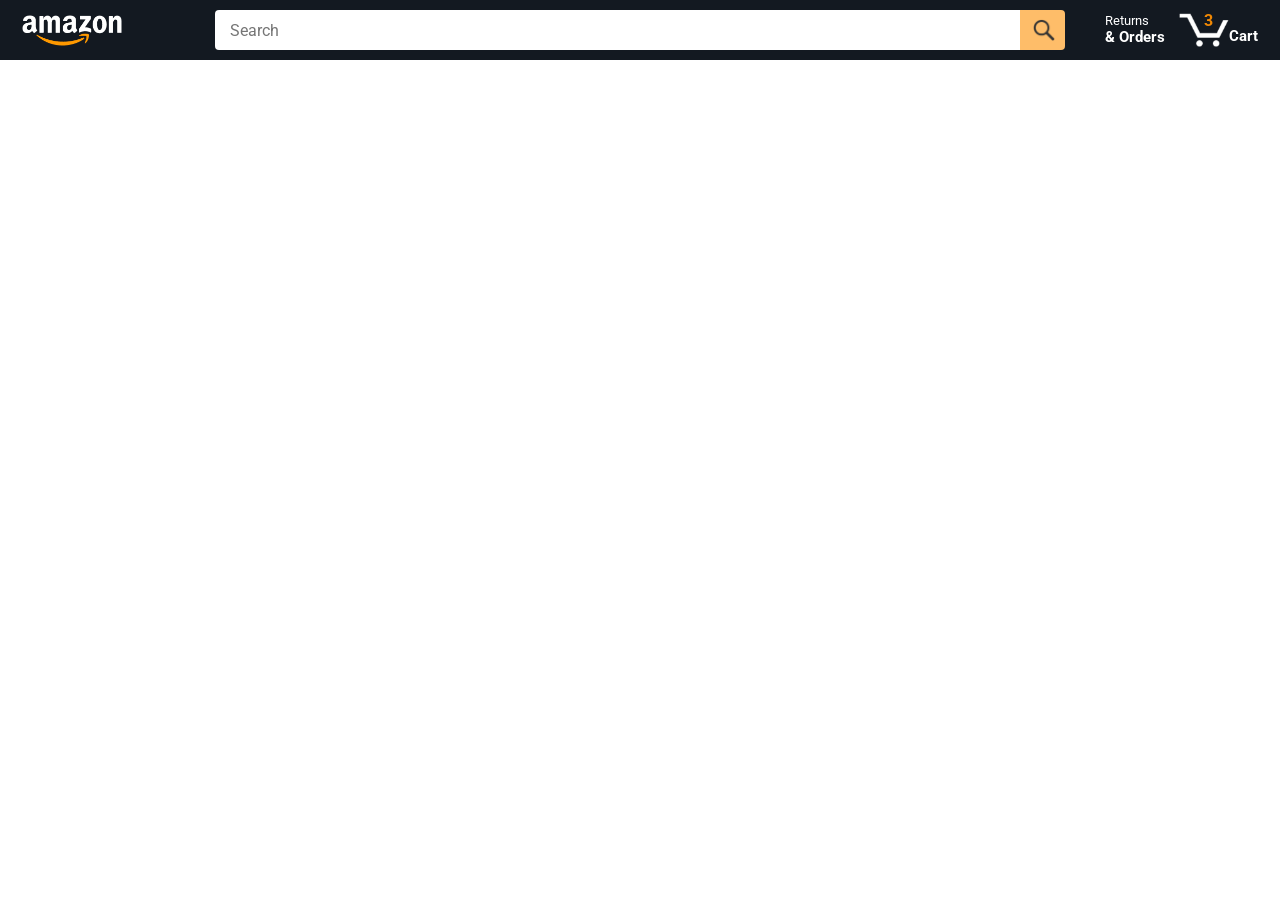
<file: index.html>
<!doctype html>
<html>
  <head>
    <title>Amazon Project</title>

    <!-- This code is needed for responsive design to work.
      (Responsive design = make the website look good on
      smaller screen sizes like a phone or a tablet). -->
    <meta name="viewport" content="width=device-width, initial-scale=1" />

    <!-- Load a font called Roboto from Google Fonts. -->
    <link rel="preconnect" href="https://fonts.googleapis.com" />
    <link rel="preconnect" href="https://fonts.gstatic.com" crossorigin />
    <link
      href="https://fonts.googleapis.com/css2?family=Roboto:wght@400;500;700&display=swap"
      rel="stylesheet"
    />

    <!-- Here are the CSS files for this page. -->
    <link rel="stylesheet" href="styles/shared/general.css" />
    <link rel="stylesheet" href="styles/shared/amazon-header.css" />
    <link rel="stylesheet" href="styles/pages/amazon.css" />
  </head>
  <body>
    <div class="amazon-header">
      <div class="amazon-header-left-section">
        <a href="amazon.html" class="header-link">
          <img class="amazon-logo" src="images/amazon-logo-white.png" />
          <img
            class="amazon-mobile-logo"
            src="images/amazon-mobile-logo-white.png"
          />
        </a>
      </div>

      <div class="amazon-header-middle-section">
        <input class="search-bar" type="text" placeholder="Search" />

        <button class="search-button">
          <img class="search-icon" src="images/icons/search-icon.png" />
        </button>
      </div>

      <div class="amazon-header-right-section">
        <a class="orders-link header-link" href="orders.html">
          <span class="returns-text">Returns</span>
          <span class="orders-text">& Orders</span>
        </a>

        <a class="cart-link header-link" href="checkout.html">
          <img class="cart-icon" src="images/icons/cart-icon.png" />
          <div class="cart-quantity js-cart-quantity"></div>
          <div class="cart-text">Cart</div>
        </a>
      </div>
    </div>

    <div class="main">
      <div class="products-grid js-products-grid"></div>
    </div>
    <!-- use the module tp load the cart let this file get variables out of other files -->
    <script type="module" src="scripts/amazon.js"></script>
  </body>
</html>
</file>
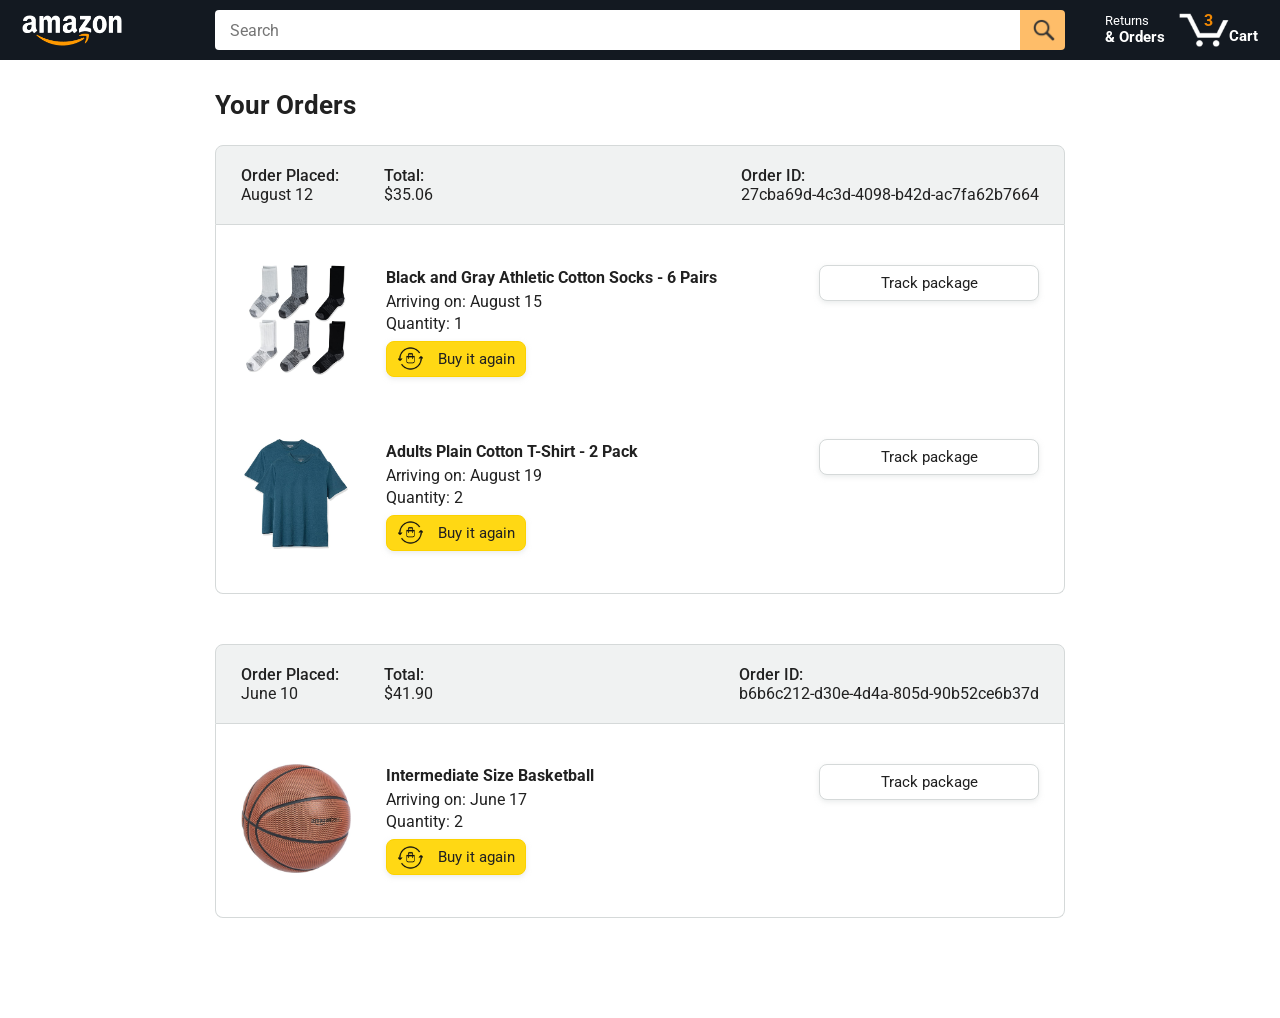
<file: orders.html>
<!doctype html>
<html>
  <head>
    <title>Orders</title>

    <!-- This code is needed for responsive design to work.
      (Responsive design = make the website look good on
      smaller screen sizes like a phone or a tablet). -->
    <meta name="viewport" content="width=device-width, initial-scale=1" />

    <!-- Load a font called Roboto from Google Fonts. -->
    <link rel="preconnect" href="https://fonts.googleapis.com" />
    <link rel="preconnect" href="https://fonts.gstatic.com" crossorigin />
    <link
      href="https://fonts.googleapis.com/css2?family=Roboto:wght@400;500;700&display=swap"
      rel="stylesheet"
    />

    <!-- Here are the CSS files for this page. -->
    <link rel="stylesheet" href="styles/shared/general.css" />
    <link rel="stylesheet" href="styles/shared/amazon-header.css" />
    <link rel="stylesheet" href="styles/pages/orders.css" />
  </head>
  <body>
    <div class="amazon-header">
      <div class="amazon-header-left-section">
        <a href="amazon.html" class="header-link">
          <img class="amazon-logo" src="images/amazon-logo-white.png" />
          <img
            class="amazon-mobile-logo"
            src="images/amazon-mobile-logo-white.png"
          />
        </a>
      </div>

      <div class="amazon-header-middle-section">
        <input class="search-bar" type="text" placeholder="Search" />

        <button class="search-button">
          <img class="search-icon" src="images/icons/search-icon.png" />
        </button>
      </div>

      <div class="amazon-header-right-section">
        <a class="orders-link header-link" href="orders.html">
          <span class="returns-text">Returns</span>
          <span class="orders-text">& Orders</span>
        </a>

        <a class="cart-link header-link" href="checkout.html">
          <img class="cart-icon" src="images/icons/cart-icon.png" />
          <div class="cart-quantity">3</div>
          <div class="cart-text">Cart</div>
        </a>
      </div>
    </div>

    <div class="main">
      <div class="page-title">Your Orders</div>

      <div class="orders-grid">
        <div class="order-container">
          <div class="order-header">
            <div class="order-header-left-section">
              <div class="order-date">
                <div class="order-header-label">Order Placed:</div>
                <div>August 12</div>
              </div>
              <div class="order-total">
                <div class="order-header-label">Total:</div>
                <div>$35.06</div>
              </div>
            </div>

            <div class="order-header-right-section">
              <div class="order-header-label">Order ID:</div>
              <div>27cba69d-4c3d-4098-b42d-ac7fa62b7664</div>
            </div>
          </div>

          <div class="order-details-grid">
            <div class="product-image-container">
              <img src="images/products/athletic-cotton-socks-6-pairs.jpg" />
            </div>

            <div class="product-details">
              <div class="product-name">
                Black and Gray Athletic Cotton Socks - 6 Pairs
              </div>
              <div class="product-delivery-date">Arriving on: August 15</div>
              <div class="product-quantity">Quantity: 1</div>
              <button class="buy-again-button button-primary">
                <img class="buy-again-icon" src="images/icons/buy-again.png" />
                <span class="buy-again-message">Buy it again</span>
              </button>
            </div>

            <div class="product-actions">
              <a href="tracking.html?orderId=123&productId=456">
                <button class="track-package-button button-secondary">
                  Track package
                </button>
              </a>
            </div>

            <div class="product-image-container">
              <img
                src="images/products/adults-plain-cotton-tshirt-2-pack-teal.jpg"
              />
            </div>

            <div class="product-details">
              <div class="product-name">
                Adults Plain Cotton T-Shirt - 2 Pack
              </div>
              <div class="product-delivery-date">Arriving on: August 19</div>
              <div class="product-quantity">Quantity: 2</div>
              <button class="buy-again-button button-primary">
                <img class="buy-again-icon" src="images/icons/buy-again.png" />
                <span class="buy-again-message">Buy it again</span>
              </button>
            </div>

            <div class="product-actions">
              <a href="tracking.html">
                <button class="track-package-button button-secondary">
                  Track package
                </button>
              </a>
            </div>
          </div>
        </div>

        <div class="order-container">
          <div class="order-header">
            <div class="order-header-left-section">
              <div class="order-date">
                <div class="order-header-label">Order Placed:</div>
                <div>June 10</div>
              </div>
              <div class="order-total">
                <div class="order-header-label">Total:</div>
                <div>$41.90</div>
              </div>
            </div>

            <div class="order-header-right-section">
              <div class="order-header-label">Order ID:</div>
              <div>b6b6c212-d30e-4d4a-805d-90b52ce6b37d</div>
            </div>
          </div>

          <div class="order-details-grid">
            <div class="product-image-container">
              <img
                src="images/products/intermediate-composite-basketball.jpg"
              />
            </div>

            <div class="product-details">
              <div class="product-name">Intermediate Size Basketball</div>
              <div class="product-delivery-date">Arriving on: June 17</div>
              <div class="product-quantity">Quantity: 2</div>
              <button class="buy-again-button button-primary">
                <img class="buy-again-icon" src="images/icons/buy-again.png" />
                <span class="buy-again-message">Buy it again</span>
              </button>
            </div>

            <div class="product-actions">
              <a href="tracking.html">
                <button class="track-package-button button-secondary">
                  Track package
                </button>
              </a>
            </div>
          </div>
        </div>
      </div>
    </div>
  </body>
</html>
</file>
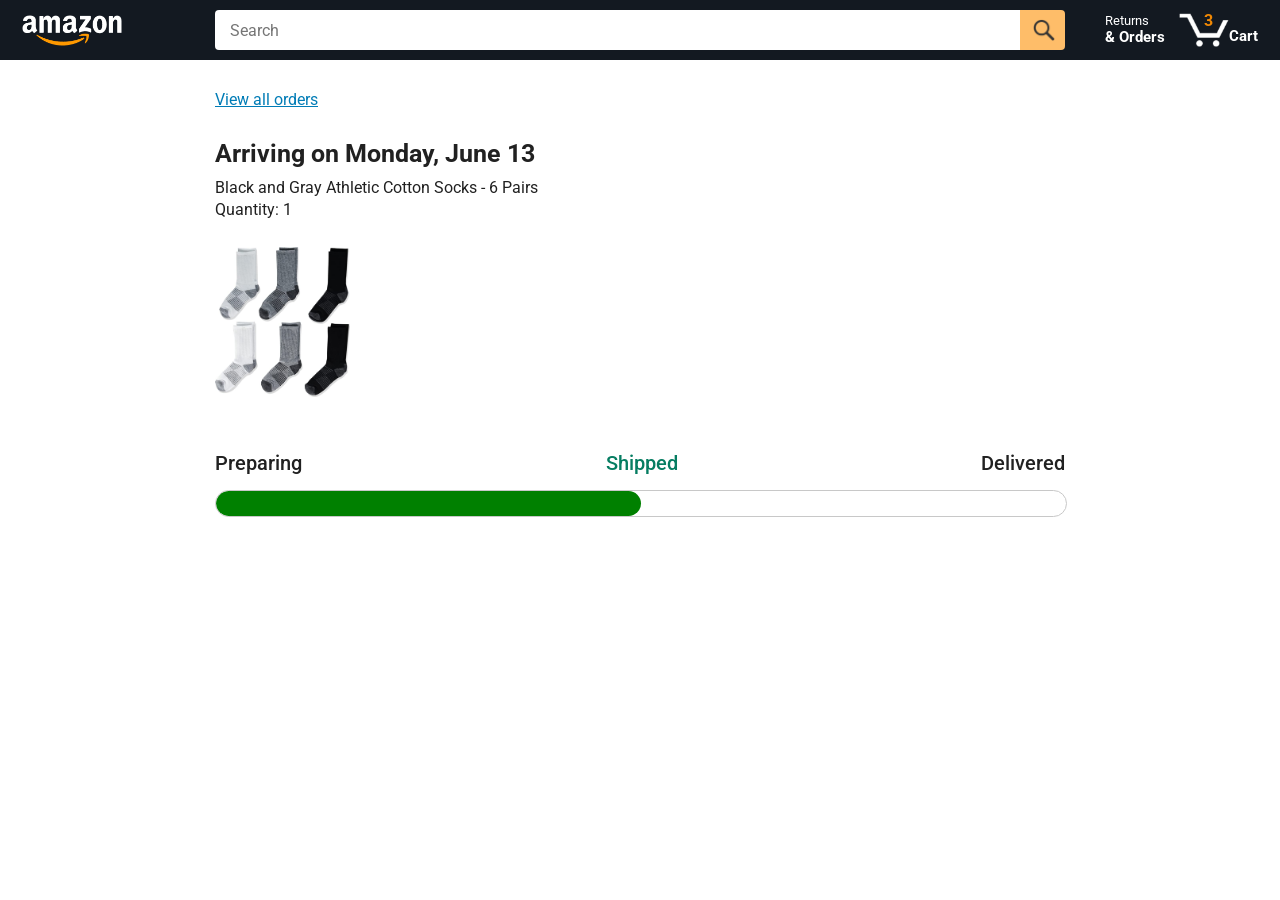
<file: tracking.html>
<!doctype html>
<html>
  <head>
    <title>Tracking</title>

    <!-- This code is needed for responsive design to work.
      (Responsive design = make the website look good on
      smaller screen sizes like a phone or a tablet). -->
    <meta name="viewport" content="width=device-width, initial-scale=1" />

    <!-- Load a font called Roboto from Google Fonts. -->
    <link rel="preconnect" href="https://fonts.googleapis.com" />
    <link rel="preconnect" href="https://fonts.gstatic.com" crossorigin />
    <link
      href="https://fonts.googleapis.com/css2?family=Roboto:wght@400;500;700&display=swap"
      rel="stylesheet"
    />

    <!-- Here are the CSS files for this page. -->
    <link rel="stylesheet" href="styles/shared/general.css" />
    <link rel="stylesheet" href="styles/shared/amazon-header.css" />
    <link rel="stylesheet" href="styles/pages/tracking.css" />
  </head>
  <body>
    <div class="amazon-header">
      <div class="amazon-header-left-section">
        <a href="amazon.html" class="header-link">
          <img class="amazon-logo" src="images/amazon-logo-white.png" />
          <img
            class="amazon-mobile-logo"
            src="images/amazon-mobile-logo-white.png"
          />
        </a>
      </div>

      <div class="amazon-header-middle-section">
        <input class="search-bar" type="text" placeholder="Search" />

        <button class="search-button">
          <img class="search-icon" src="images/icons/search-icon.png" />
        </button>
      </div>

      <div class="amazon-header-right-section">
        <a class="orders-link header-link" href="orders.html">
          <span class="returns-text">Returns</span>
          <span class="orders-text">& Orders</span>
        </a>

        <a class="cart-link header-link" href="checkout.html">
          <img class="cart-icon" src="images/icons/cart-icon.png" />
          <div class="cart-quantity">3</div>
          <div class="cart-text">Cart</div>
        </a>
      </div>
    </div>

    <div class="main">
      <div class="order-tracking">
        <a class="back-to-orders-link link-primary" href="orders.html">
          View all orders
        </a>

        <div class="delivery-date">Arriving on Monday, June 13</div>

        <div class="product-info">
          Black and Gray Athletic Cotton Socks - 6 Pairs
        </div>

        <div class="product-info">Quantity: 1</div>

        <img
          class="product-image"
          src="images/products/athletic-cotton-socks-6-pairs.jpg"
        />

        <div class="progress-labels-container">
          <div class="progress-label">Preparing</div>
          <div class="progress-label current-status">Shipped</div>
          <div class="progress-label">Delivered</div>
        </div>

        <div class="progress-bar-container">
          <div class="progress-bar"></div>
        </div>
      </div>
    </div>
    <script>
      const url = new URL(window.location.href);
      url.searchParams.get("productId");
    </script>
  </body>
</html>
</file>
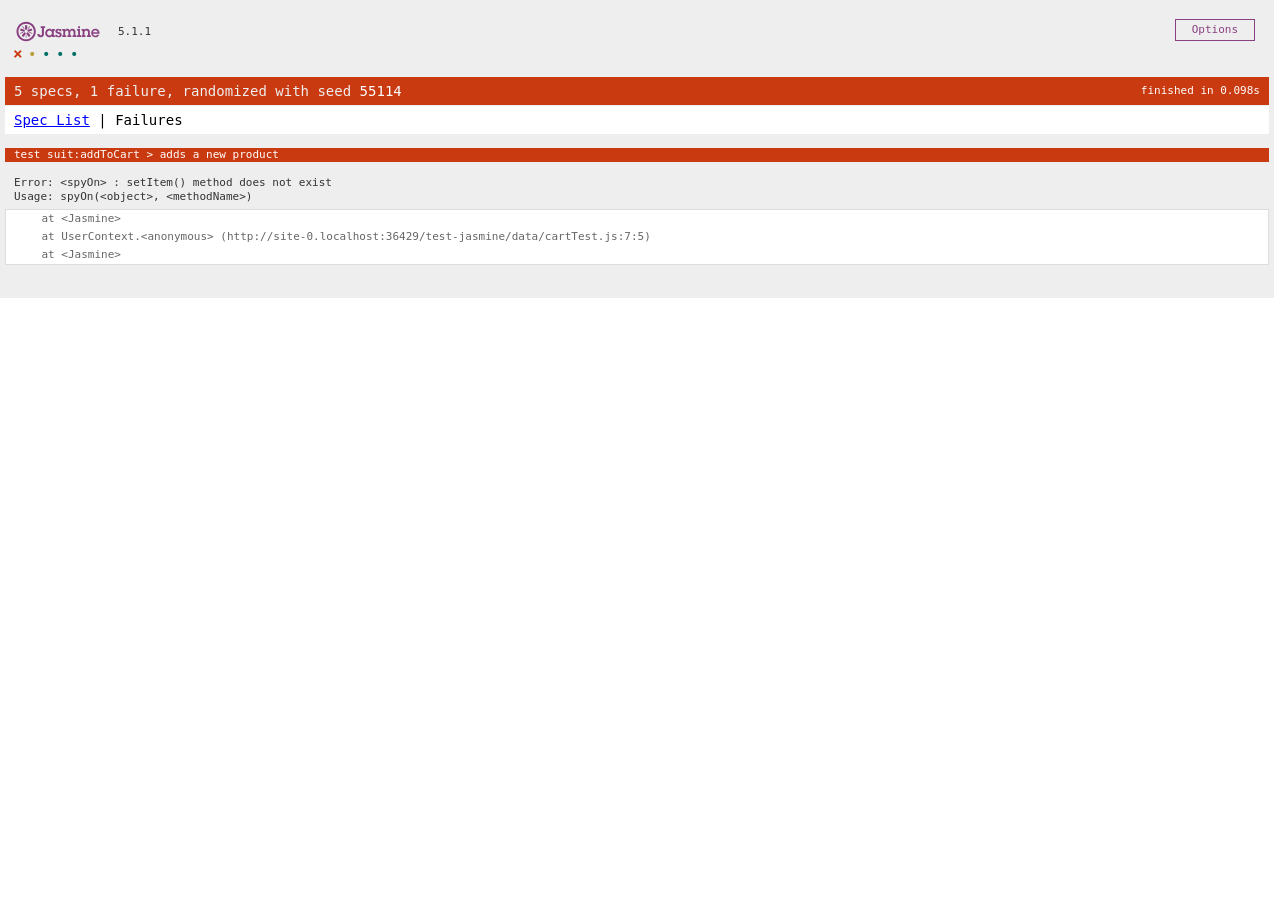
<file: test-jasmine/test.html>
<!doctype html>
<html>
  <head>
    <meta charset="utf-8" />
    <title>Jasmine Spec Runner v5.1.1</title>

    <link
      rel="shortcut icon"
      type="image/png"
      href="lib/jasmine-5.1.1/jasmine_favicon.png"
    />
    <link rel="stylesheet" href="lib/jasmine-5.1.1/jasmine.css" />

    <script src="lib/jasmine-5.1.1/jasmine.js"></script>
    <script src="lib/jasmine-5.1.1/jasmine-html.js"></script>
    <script src="lib/jasmine-5.1.1/boot0.js"></script>
    <!-- optional: include a file here that configures the Jasmine env -->
    <script src="lib/jasmine-5.1.1/boot1.js"></script>

    <script src="utlis/moneyTest.js" type="module"></script>
    <script src="data/cartTest.js" type="module"></script>
  </head>

  <body></body>
</html>
</file>
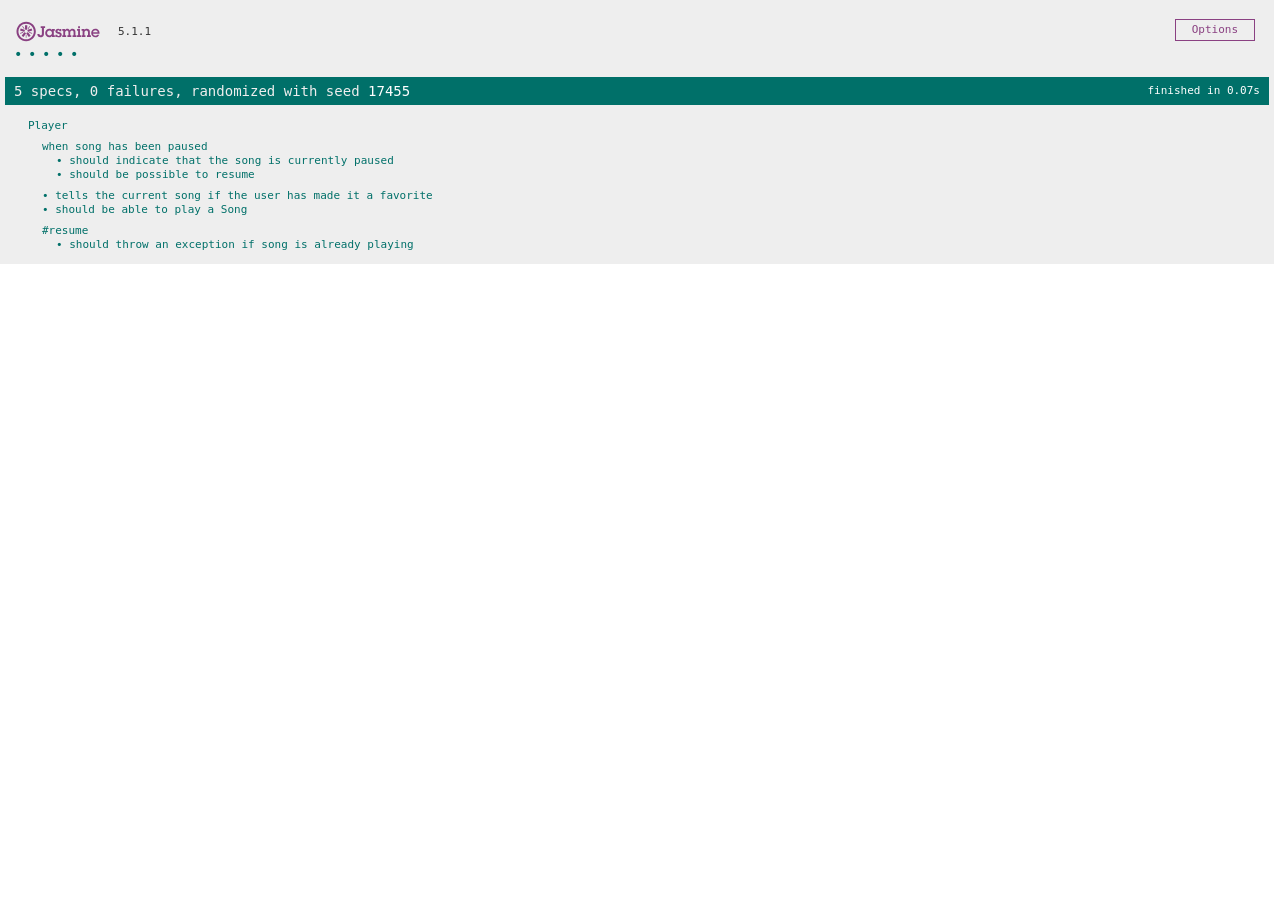
<file: images/jasmine-standalone-5.1.1/SpecRunner.html>
<!DOCTYPE html>
<html>
<head>
  <meta charset="utf-8">
  <title>Jasmine Spec Runner v5.1.1</title>

  <link rel="shortcut icon" type="image/png" href="lib/jasmine-5.1.1/jasmine_favicon.png">
  <link rel="stylesheet" href="lib/jasmine-5.1.1/jasmine.css">

  <script src="lib/jasmine-5.1.1/jasmine.js"></script>
  <script src="lib/jasmine-5.1.1/jasmine-html.js"></script>
  <script src="lib/jasmine-5.1.1/boot0.js"></script>
  <!-- optional: include a file here that configures the Jasmine env -->
  <script src="lib/jasmine-5.1.1/boot1.js"></script>

  <!-- include source files here... -->
  <script src="src/Player.js"></script>
  <script src="src/Song.js"></script>

  <!-- include spec files here... -->
  <script src="spec/SpecHelper.js"></script>
  <script src="spec/PlayerSpec.js"></script>

</head>

<body>
</body>
</html>
</file>
<file: styles/shared/general.css>
body {
  font-family: Roboto, Arial;
  color: rgb(33, 33, 33);
  /* The <body> element has a default margin of 8px
     on all sides. This removes the default margins. */
  margin: 0;
}

/* <p> elements have a default margin on the top
   and bottom. This removes the default margins. */
p {
  margin: 0;
}

button {
  cursor: pointer;
}

select {
  cursor: pointer;
}

input, select, button {
  font-family: Roboto, Arial;
}

.button-primary {
  color: rgb(33, 33, 33);
  background-color: rgb(255, 216, 20);
  border: 1px solid rgb(252, 210, 0);
  border-radius: 8px;
  cursor: pointer;
  box-shadow: 0 2px 5px rgba(213, 217, 217, 0.5);
}

.button-primary:hover {
  background-color: rgb(247, 202, 0);
  border: 1px solid rgb(242, 194, 0);
}

.button-primary:active {
  background: rgb(255, 216, 20);
  border-color: rgb(252, 210, 0);
  box-shadow: none;
}

.button-secondary {
  color: rgb(33, 33, 33);
  background: white;
  border: 1px solid rgb(213, 217, 217);
  border-radius: 8px;
  cursor: pointer;
  box-shadow: 0 2px 5px rgba(213, 217, 217, 0.5);
}

.button-secondary:hover {
  background-color: rgb(247, 250, 250);
}

.button-secondary:active {
  background-color: rgb(237, 253, 255);
  box-shadow: none;
}

/* These styles will limit text to 2 lines. Anything
   beyond 2 lines will be replaced with "..."
   You can find this code by using an A.I. tool or by
   searching in Google.
   https://css-tricks.com/almanac/properties/l/line-clamp/ */
.limit-text-to-2-lines {
  display: -webkit-box;
  -webkit-line-clamp: 2;
  -webkit-box-orient: vertical;
  overflow: hidden;
}

.link-primary {
  color: rgb(1, 124, 182);
  cursor: pointer;
}

.link-primary:hover {
  color: rgb(196, 80, 0);
}

/* Styles for dropdown selectors. */
select {
  color: rgb(33, 33, 33);
  background-color: rgb(240, 240, 240);
  border: 1px solid rgb(213, 217, 217);
  border-radius: 8px;
  padding: 3px 5px;
  font-size: 15px;
  cursor: pointer;
  box-shadow: 0 2px 5px rgba(213, 217, 217, 0.5);
}

select:focus,
input:focus {
  outline: 2px solid rgb(255, 153, 0);
}
</file>
<file: styles/shared/amazon-header.css>
.amazon-header {
  background-color: rgb(19, 25, 33);
  color: white;
  padding-left: 15px;
  padding-right: 15px;

  display: flex;
  align-items: center;
  justify-content: space-between;

  position: fixed;
  top: 0;
  left: 0;
  right: 0;
  height: 60px;
}

.amazon-header-left-section {
  width: 180px;
}

@media (max-width: 800px) {
  .amazon-header-left-section {
    width: unset;
  }
}

.header-link {
  display: inline-block;
  padding: 6px;
  border-radius: 2px;
  cursor: pointer;
  text-decoration: none;
  border: 1px solid rgba(0, 0, 0, 0);
}

.header-link:hover {
  border: 1px solid white;
}

.amazon-logo {
  width: 100px;
  margin-top: 5px;
}

.amazon-mobile-logo {
  display: none;
}

@media (max-width: 575px) {
  .amazon-logo {
    display: none;
  }

  .amazon-mobile-logo {
    display: block;
    height: 35px;
    margin-top: 5px;
  }
}

.amazon-header-middle-section {
  flex: 1;
  max-width: 850px;
  margin-left: 10px;
  margin-right: 10px;
  display: flex;
}

.search-bar {
  flex: 1;
  width: 0;
  font-size: 16px;
  height: 38px;
  padding-left: 15px;
  border: none;
  border-top-left-radius: 4px;
  border-bottom-left-radius: 4px;
  border-top-right-radius: 0;
  border-bottom-right-radius: 0;
}

.search-button {
  background-color: rgb(254, 189, 105);
  border: none;
  width: 45px;
  height: 40px;
  border-top-right-radius: 4px;
  border-bottom-right-radius: 4px;
  flex-shrink: 0;
}

.search-icon {
  height: 22px;
  margin-left: 2px;
  margin-top: 3px;
}

.amazon-header-right-section {
  width: 180px;
  flex-shrink: 0;
  display: flex;
  justify-content: end;
}

.orders-link {
  color: white;
}

.returns-text {
  display: block;
  font-size: 13px;
}

.orders-text {
  display: block;
  font-size: 15px;
  font-weight: 700;
}

.cart-link {
  color: white;
  display: flex;
  align-items: center;
  position: relative;
}

.cart-icon {
  width: 50px;
}

.cart-text {
  margin-top: 12px;
  font-size: 15px;
  font-weight: 700;
}

.cart-quantity {
  color: rgb(240, 136, 4);
  font-size: 16px;
  font-weight: 700;

  position: absolute;
  top: 4px;
  left: 22px;
  
  width: 26px;
  text-align: center;
}
</file>
<file: styles/pages/amazon.css>
.main {
  margin-top: 60px;
}

.products-grid {
  display: grid;

  /* - In CSS Grid, 1fr means a column will take up the
       remaining space in the grid.
     - If we write 1fr 1fr ... 1fr; 8 times, this will
       divide the grid into 8 columns, each taking up an
       equal amount of the space.
     - repeat(8, 1fr); is a shortcut for repeating "1fr"
       8 times (instead of typing out "1fr" 8 times).
       repeat(...) is a special property that works with
       display: grid; */
  grid-template-columns: repeat(8, 1fr);
}

/* @media is used to create responsive design (making the
   website look good on any screen size). This @media
   means when the screen width is 2000px or less, we
   will divide the grid into 7 columns instead of 8. */
@media (max-width: 2000px) {
  .products-grid {
    grid-template-columns: repeat(7, 1fr);
  }
}

/* This @media means when the screen width is 1600px or
   less, we will divide the grid into 6 columns. */
@media (max-width: 1600px) {
  .products-grid {
    grid-template-columns: repeat(6, 1fr);
  }
}

@media (max-width: 1300px) {
  .products-grid {
    grid-template-columns: repeat(5, 1fr);
  }
}

@media (max-width: 1000px) {
  .products-grid {
    grid-template-columns: repeat(4, 1fr);
  }
}

@media (max-width: 800px) {
  .products-grid {
    grid-template-columns: repeat(3, 1fr);
  }
}

@media (max-width: 575px) {
  .products-grid {
    grid-template-columns: repeat(2, 1fr);
  }
}

@media (max-width: 450px) {
  .products-grid {
    grid-template-columns: 1fr;
  }
}

.product-container {
  padding-top: 40px;
  padding-bottom: 25px;
  padding-left: 25px;
  padding-right: 25px;

  border-right: 1px solid rgb(231, 231, 231);
  border-bottom: 1px solid rgb(231, 231, 231);

  display: flex;
  flex-direction: column;
}

.product-image-container {
  display: flex;
  justify-content: center;
  align-items: center;

  height: 180px;
  margin-bottom: 20px;
}

.product-image {
  /* Images will overflow their container by default. To
    prevent this, we set max-width and max-height to 100%
    so they stay inside their container. */
  max-width: 100%;
  max-height: 100%;
}

.product-name {
  height: 40px;
  margin-bottom: 5px;
}

.product-rating-container {
  display: flex;
  align-items: center;
  margin-bottom: 10px;
}

.product-rating-stars {
  width: 100px;
  margin-right: 6px;
}

.product-rating-count {
  color: rgb(1, 124, 182);
  cursor: pointer;
  margin-top: 3px;
}

.product-price {
  font-weight: 700;
  margin-bottom: 10px;
}

.product-quantity-container {
  margin-bottom: 17px;
}

.product-spacer {
  flex: 1;
}

.added-to-cart {
  color: rgb(6, 125, 98);
  font-size: 16px;

  display: flex;
  align-items: center;
  margin-bottom: 8px;

  /* At first, the "Added to cart" message will
     be invisible. Use JavaScript to change the
     opacity and make it visible. */
  opacity: 0;
}
.show {
  opacity: 1;
}

.added-to-cart img {
  height: 20px;
  margin-right: 5px;
}

.add-to-cart-button {
  width: 100%;
  padding: 8px;
  border-radius: 50px;
}
</file>
<file: styles/pages/orders.css>
.main {
  max-width: 850px;
  margin-top: 90px;
  margin-bottom: 100px;
  padding-left: 20px;
  padding-right: 20px;

  /* margin-left: auto;
     margin-right auto;
     Is a trick for centering an element horizontally
     without needing a container. */
  margin-left: auto;
  margin-right: auto;
}

.page-title {
  font-weight: 700;
  font-size: 26px;
  margin-bottom: 25px;
}

.orders-grid {
  display: grid;
  grid-template-columns: 1fr;
  row-gap: 50px;
}

.order-header {
  background-color: rgb(240, 242, 242);
  border: 1px solid rgb(213, 217, 217);

  display: flex;
  align-items: center;
  justify-content: space-between;

  padding: 20px 25px;
  border-top-left-radius: 8px;
  border-top-right-radius: 8px;
}

.order-header-left-section {
  display: flex;
  flex-shrink: 0;
}

.order-header-label {
  font-weight: 500;
}

.order-date,
.order-total {
  margin-right: 45px;
}

.order-header-right-section {
  flex-shrink: 1;
}

@media (max-width: 575px) {
  .order-header {
    flex-direction: column;
    align-items: start;
    line-height: 23px;
    padding: 15px;
  }

  .order-header-left-section {
    flex-direction: column;
  }

  .order-header-label {
    margin-right: 5px;
  }

  .order-date,
  .order-total {
    display: grid;
    grid-template-columns: auto 1fr;
    margin-right: 0;
  }

  .order-header-right-section {
    display: grid;
    grid-template-columns: auto 1fr;
  }
}

.order-details-grid {
  padding: 40px 25px;
  border: 1px solid rgb(213, 217, 217);
  border-top: none;
  border-bottom-left-radius: 8px;
  border-bottom-right-radius: 8px;

  display: grid;
  grid-template-columns: 110px 1fr 220px;
  column-gap: 35px;
  row-gap: 60px;
  align-items: center;
}

@media (max-width: 800px) {
  .order-details-grid {
    grid-template-columns: 110px 1fr;
    row-gap: 0;
    padding-bottom: 8px;
  }
}

@media (max-width: 450px) {
  .order-details-grid {
    grid-template-columns: 1fr;
  }
}

.product-image-container {
  text-align: center;
}

.product-image-container img {
  max-width: 110px;
  max-height: 110px;
}

.product-name {
  font-weight: 700;
  margin-bottom: 5px;
}

.product-delivery-date {
  margin-bottom: 3px;
}

.product-quantity {
  margin-bottom: 8px;
}

.buy-again-button {
  font-size: 15px;
  width: 140px;
  height: 36px;
  border-radius: 8px;

  display: flex;
  align-items: center;
  justify-content: center;
}

.buy-again-icon {
  width: 25px;
  margin-right: 15px;
}

.product-actions {
  align-self: start;
}

.track-package-button {
  width: 100%;
  font-size: 15px;
  padding: 8px;
}

@media (max-width: 800px) {
  .buy-again-button {
    margin-bottom: 10px;
  }

  .product-actions {
    /* grid-column: 2 means this element will be placed
       in column 2 in the grid. (Normally, the column that
       an element is placed in is determined by the order
       of the elements in the HTML. grid-column overrides
       this default ordering). */
    grid-column: 2;
    margin-bottom: 30px;
  }

  .track-package-button {
    width: 140px;
  }
}

@media (max-width: 450px) {
  .product-image-container {
    text-align: center;
    margin-bottom: 25px;
  }

  .product-image-container img {
    max-width: 150px;
    max-height: 150px;
  }

  .product-name {
    margin-bottom: 10px;
  }

  .product-quantity {
    margin-bottom: 15px;
  }

  .buy-again-button {
    width: 100%;
    margin-bottom: 15px;
  }

  .product-actions {
    /* grid-column: auto; undos grid-column: 2; from above.
       This element will now be placed in its normal column
       in the grid. */
    grid-column: auto;
    margin-bottom: 70px;
  }

  .track-package-button {
    width: 100%;
    padding: 12px;
  }
}
</file>
<file: styles/pages/tracking.css>
.main {
  max-width: 850px;
  margin-top: 90px;
  margin-bottom: 100px;
  padding-left: 30px;
  padding-right: 30px;

  /* margin-left: auto;
     margin-right auto;
     Is a trick for centering an element horizontally
     without needing a container. */
  margin-left: auto;
  margin-right: auto;
}

.back-to-orders-link {
  display: inline-block;
  margin-bottom: 30px;
}

.delivery-date {
  font-size: 25px;
  font-weight: 700;
  margin-bottom: 10px;
}

.product-info {
  margin-bottom: 3px;
}

.product-image {
  max-width: 150px;
  max-height: 150px;
  margin-top: 25px;
  margin-bottom: 50px;
}

.progress-labels-container {
  display: flex;
  justify-content: space-between;
  font-size: 20px;
  font-weight: 500;
  margin-bottom: 15px;
}

.current-status {
  color: rgb(6, 125, 98);
}

@media (max-width: 575px) {
  .progress-labels-container {
    font-size: 16px;
  }
}

@media (max-width: 450px) {
  .progress-labels-container {
    flex-direction: column;
    margin-bottom: 5px;
  }

  .progress-label {
    margin-bottom: 3px;
  }
}

.progress-bar-container {
  height: 25px;
  width: 100%;

  border: 1px solid rgb(200, 200, 200);
  border-radius: 50px;
  overflow: hidden;
}

.progress-bar {
  height: 100%;
  background-color: green;
  border-radius: 50px;
  width: 50%;
}
</file>
<file: test-jasmine/lib/jasmine-5.1.1/jasmine.css>
@charset "UTF-8";
body {
  overflow-y: scroll;
}

.jasmine_html-reporter {
  width: 100%;
  background-color: #eee;
  padding: 5px;
  margin: -8px;
  font-size: 11px;
  font-family: Monaco, "Lucida Console", monospace;
  line-height: 14px;
  color: #333;
}
.jasmine_html-reporter a {
  text-decoration: none;
}
.jasmine_html-reporter a:hover {
  text-decoration: underline;
}
.jasmine_html-reporter p, .jasmine_html-reporter h1, .jasmine_html-reporter h2, .jasmine_html-reporter h3, .jasmine_html-reporter h4, .jasmine_html-reporter h5, .jasmine_html-reporter h6 {
  margin: 0;
  line-height: 14px;
}
.jasmine_html-reporter .jasmine-banner,
.jasmine_html-reporter .jasmine-symbol-summary,
.jasmine_html-reporter .jasmine-summary,
.jasmine_html-reporter .jasmine-result-message,
.jasmine_html-reporter .jasmine-spec .jasmine-description,
.jasmine_html-reporter .jasmine-spec-detail .jasmine-description,
.jasmine_html-reporter .jasmine-alert .jasmine-bar,
.jasmine_html-reporter .jasmine-stack-trace {
  padding-left: 9px;
  padding-right: 9px;
}
.jasmine_html-reporter .jasmine-banner {
  position: relative;
}
.jasmine_html-reporter .jasmine-banner .jasmine-title {
  background: url("[data-uri]") no-repeat;
  background: url("[data-uri]") no-repeat, none;
  background-size: 100%;
  display: block;
  float: left;
  width: 90px;
  height: 25px;
}
.jasmine_html-reporter .jasmine-banner .jasmine-version {
  margin-left: 14px;
  position: relative;
  top: 6px;
}
.jasmine_html-reporter #jasmine_content {
  position: fixed;
  right: 100%;
}
.jasmine_html-reporter .jasmine-banner {
  margin-top: 14px;
}
.jasmine_html-reporter .jasmine-duration {
  color: #fff;
  float: right;
  line-height: 28px;
  padding-right: 9px;
}
.jasmine_html-reporter .jasmine-symbol-summary {
  overflow: hidden;
  margin: 14px 0;
}
.jasmine_html-reporter .jasmine-symbol-summary li {
  display: inline-block;
  height: 10px;
  width: 14px;
  font-size: 16px;
}
.jasmine_html-reporter .jasmine-symbol-summary li.jasmine-passed {
  font-size: 14px;
}
.jasmine_html-reporter .jasmine-symbol-summary li.jasmine-passed:before {
  color: #007069;
  content: "•";
}
.jasmine_html-reporter .jasmine-symbol-summary li.jasmine-failed {
  line-height: 9px;
}
.jasmine_html-reporter .jasmine-symbol-summary li.jasmine-failed:before {
  color: #ca3a11;
  content: "×";
  font-weight: bold;
  margin-left: -1px;
}
.jasmine_html-reporter .jasmine-symbol-summary li.jasmine-excluded {
  font-size: 14px;
}
.jasmine_html-reporter .jasmine-symbol-summary li.jasmine-excluded:before {
  color: #bababa;
  content: "•";
}
.jasmine_html-reporter .jasmine-symbol-summary li.jasmine-excluded-no-display {
  font-size: 14px;
  display: none;
}
.jasmine_html-reporter .jasmine-symbol-summary li.jasmine-pending {
  line-height: 17px;
}
.jasmine_html-reporter .jasmine-symbol-summary li.jasmine-pending:before {
  color: #ba9d37;
  content: "*";
}
.jasmine_html-reporter .jasmine-symbol-summary li.jasmine-empty {
  font-size: 14px;
}
.jasmine_html-reporter .jasmine-symbol-summary li.jasmine-empty:before {
  color: #ba9d37;
  content: "•";
}
.jasmine_html-reporter .jasmine-run-options {
  float: right;
  margin-right: 5px;
  border: 1px solid #8a4182;
  color: #8a4182;
  position: relative;
  line-height: 20px;
}
.jasmine_html-reporter .jasmine-run-options .jasmine-trigger {
  cursor: pointer;
  padding: 8px 16px;
}
.jasmine_html-reporter .jasmine-run-options .jasmine-payload {
  position: absolute;
  display: none;
  right: -1px;
  border: 1px solid #8a4182;
  background-color: #eee;
  white-space: nowrap;
  padding: 4px 8px;
}
.jasmine_html-reporter .jasmine-run-options .jasmine-payload.jasmine-open {
  display: block;
}
.jasmine_html-reporter .jasmine-bar {
  line-height: 28px;
  font-size: 14px;
  display: block;
  color: #eee;
}
.jasmine_html-reporter .jasmine-bar.jasmine-failed, .jasmine_html-reporter .jasmine-bar.jasmine-errored {
  background-color: #ca3a11;
  border-bottom: 1px solid #eee;
}
.jasmine_html-reporter .jasmine-bar.jasmine-passed {
  background-color: #007069;
}
.jasmine_html-reporter .jasmine-bar.jasmine-incomplete {
  background-color: #bababa;
}
.jasmine_html-reporter .jasmine-bar.jasmine-skipped {
  background-color: #bababa;
}
.jasmine_html-reporter .jasmine-bar.jasmine-warning {
  margin-top: 14px;
  margin-bottom: 14px;
  background-color: #ba9d37;
  color: #333;
}
.jasmine_html-reporter .jasmine-bar.jasmine-menu {
  background-color: #fff;
  color: #000;
}
.jasmine_html-reporter .jasmine-bar.jasmine-menu a {
  color: blue;
  text-decoration: underline;
}
.jasmine_html-reporter .jasmine-bar a {
  color: white;
}
.jasmine_html-reporter.jasmine-spec-list .jasmine-bar.jasmine-menu.jasmine-failure-list,
.jasmine_html-reporter.jasmine-spec-list .jasmine-results .jasmine-failures {
  display: none;
}
.jasmine_html-reporter.jasmine-failure-list .jasmine-bar.jasmine-menu.jasmine-spec-list,
.jasmine_html-reporter.jasmine-failure-list .jasmine-summary {
  display: none;
}
.jasmine_html-reporter .jasmine-results {
  margin-top: 14px;
}
.jasmine_html-reporter .jasmine-summary {
  margin-top: 14px;
}
.jasmine_html-reporter .jasmine-summary ul {
  list-style-type: none;
  margin-left: 14px;
  padding-top: 0;
  padding-left: 0;
}
.jasmine_html-reporter .jasmine-summary ul.jasmine-suite {
  margin-top: 7px;
  margin-bottom: 7px;
}
.jasmine_html-reporter .jasmine-summary li.jasmine-passed a {
  color: #007069;
}
.jasmine_html-reporter .jasmine-summary li.jasmine-failed a {
  color: #ca3a11;
}
.jasmine_html-reporter .jasmine-summary li.jasmine-empty a {
  color: #ba9d37;
}
.jasmine_html-reporter .jasmine-summary li.jasmine-pending a {
  color: #ba9d37;
}
.jasmine_html-reporter .jasmine-summary li.jasmine-excluded a {
  color: #bababa;
}
.jasmine_html-reporter .jasmine-specs li.jasmine-passed a:before {
  content: "• ";
}
.jasmine_html-reporter .jasmine-specs li.jasmine-failed a:before {
  content: "× ";
}
.jasmine_html-reporter .jasmine-specs li.jasmine-empty a:before {
  content: "* ";
}
.jasmine_html-reporter .jasmine-specs li.jasmine-pending a:before {
  content: "• ";
}
.jasmine_html-reporter .jasmine-specs li.jasmine-excluded a:before {
  content: "• ";
}
.jasmine_html-reporter .jasmine-description + .jasmine-suite {
  margin-top: 0;
}
.jasmine_html-reporter .jasmine-suite {
  margin-top: 14px;
}
.jasmine_html-reporter .jasmine-suite a {
  color: #333;
}
.jasmine_html-reporter .jasmine-failures .jasmine-spec-detail {
  margin-bottom: 28px;
}
.jasmine_html-reporter .jasmine-failures .jasmine-spec-detail .jasmine-description {
  background-color: #ca3a11;
  color: white;
}
.jasmine_html-reporter .jasmine-failures .jasmine-spec-detail .jasmine-description a {
  color: white;
}
.jasmine_html-reporter .jasmine-result-message {
  padding-top: 14px;
  color: #333;
  white-space: pre-wrap;
}
.jasmine_html-reporter .jasmine-result-message span.jasmine-result {
  display: block;
}
.jasmine_html-reporter .jasmine-stack-trace {
  margin: 5px 0 0 0;
  max-height: 224px;
  overflow: auto;
  line-height: 18px;
  color: #666;
  border: 1px solid #ddd;
  background: white;
  white-space: pre;
}
.jasmine_html-reporter .jasmine-expander a {
  display: block;
  margin-left: 14px;
  color: blue;
  text-decoration: underline;
}
.jasmine_html-reporter .jasmine-expander-contents {
  display: none;
}
.jasmine_html-reporter .jasmine-expanded {
  padding-bottom: 10px;
}
.jasmine_html-reporter .jasmine-expanded .jasmine-expander-contents {
  display: block;
  margin-left: 14px;
  padding: 5px;
}
.jasmine_html-reporter .jasmine-debug-log {
  margin: 5px 0 0 0;
  padding: 5px;
  color: #666;
  border: 1px solid #ddd;
  background: white;
}
.jasmine_html-reporter .jasmine-debug-log table {
  border-spacing: 0;
}
.jasmine_html-reporter .jasmine-debug-log table, .jasmine_html-reporter .jasmine-debug-log th, .jasmine_html-reporter .jasmine-debug-log td {
  border: 1px solid #ddd;
}
</file>
<file: images/jasmine-standalone-5.1.1/lib/jasmine-5.1.1/jasmine.css>
@charset "UTF-8";
body {
  overflow-y: scroll;
}

.jasmine_html-reporter {
  width: 100%;
  background-color: #eee;
  padding: 5px;
  margin: -8px;
  font-size: 11px;
  font-family: Monaco, "Lucida Console", monospace;
  line-height: 14px;
  color: #333;
}
.jasmine_html-reporter a {
  text-decoration: none;
}
.jasmine_html-reporter a:hover {
  text-decoration: underline;
}
.jasmine_html-reporter p, .jasmine_html-reporter h1, .jasmine_html-reporter h2, .jasmine_html-reporter h3, .jasmine_html-reporter h4, .jasmine_html-reporter h5, .jasmine_html-reporter h6 {
  margin: 0;
  line-height: 14px;
}
.jasmine_html-reporter .jasmine-banner,
.jasmine_html-reporter .jasmine-symbol-summary,
.jasmine_html-reporter .jasmine-summary,
.jasmine_html-reporter .jasmine-result-message,
.jasmine_html-reporter .jasmine-spec .jasmine-description,
.jasmine_html-reporter .jasmine-spec-detail .jasmine-description,
.jasmine_html-reporter .jasmine-alert .jasmine-bar,
.jasmine_html-reporter .jasmine-stack-trace {
  padding-left: 9px;
  padding-right: 9px;
}
.jasmine_html-reporter .jasmine-banner {
  position: relative;
}
.jasmine_html-reporter .jasmine-banner .jasmine-title {
  background: url("[data-uri]") no-repeat;
  background: url("[data-uri]") no-repeat, none;
  background-size: 100%;
  display: block;
  float: left;
  width: 90px;
  height: 25px;
}
.jasmine_html-reporter .jasmine-banner .jasmine-version {
  margin-left: 14px;
  position: relative;
  top: 6px;
}
.jasmine_html-reporter #jasmine_content {
  position: fixed;
  right: 100%;
}
.jasmine_html-reporter .jasmine-banner {
  margin-top: 14px;
}
.jasmine_html-reporter .jasmine-duration {
  color: #fff;
  float: right;
  line-height: 28px;
  padding-right: 9px;
}
.jasmine_html-reporter .jasmine-symbol-summary {
  overflow: hidden;
  margin: 14px 0;
}
.jasmine_html-reporter .jasmine-symbol-summary li {
  display: inline-block;
  height: 10px;
  width: 14px;
  font-size: 16px;
}
.jasmine_html-reporter .jasmine-symbol-summary li.jasmine-passed {
  font-size: 14px;
}
.jasmine_html-reporter .jasmine-symbol-summary li.jasmine-passed:before {
  color: #007069;
  content: "•";
}
.jasmine_html-reporter .jasmine-symbol-summary li.jasmine-failed {
  line-height: 9px;
}
.jasmine_html-reporter .jasmine-symbol-summary li.jasmine-failed:before {
  color: #ca3a11;
  content: "×";
  font-weight: bold;
  margin-left: -1px;
}
.jasmine_html-reporter .jasmine-symbol-summary li.jasmine-excluded {
  font-size: 14px;
}
.jasmine_html-reporter .jasmine-symbol-summary li.jasmine-excluded:before {
  color: #bababa;
  content: "•";
}
.jasmine_html-reporter .jasmine-symbol-summary li.jasmine-excluded-no-display {
  font-size: 14px;
  display: none;
}
.jasmine_html-reporter .jasmine-symbol-summary li.jasmine-pending {
  line-height: 17px;
}
.jasmine_html-reporter .jasmine-symbol-summary li.jasmine-pending:before {
  color: #ba9d37;
  content: "*";
}
.jasmine_html-reporter .jasmine-symbol-summary li.jasmine-empty {
  font-size: 14px;
}
.jasmine_html-reporter .jasmine-symbol-summary li.jasmine-empty:before {
  color: #ba9d37;
  content: "•";
}
.jasmine_html-reporter .jasmine-run-options {
  float: right;
  margin-right: 5px;
  border: 1px solid #8a4182;
  color: #8a4182;
  position: relative;
  line-height: 20px;
}
.jasmine_html-reporter .jasmine-run-options .jasmine-trigger {
  cursor: pointer;
  padding: 8px 16px;
}
.jasmine_html-reporter .jasmine-run-options .jasmine-payload {
  position: absolute;
  display: none;
  right: -1px;
  border: 1px solid #8a4182;
  background-color: #eee;
  white-space: nowrap;
  padding: 4px 8px;
}
.jasmine_html-reporter .jasmine-run-options .jasmine-payload.jasmine-open {
  display: block;
}
.jasmine_html-reporter .jasmine-bar {
  line-height: 28px;
  font-size: 14px;
  display: block;
  color: #eee;
}
.jasmine_html-reporter .jasmine-bar.jasmine-failed, .jasmine_html-reporter .jasmine-bar.jasmine-errored {
  background-color: #ca3a11;
  border-bottom: 1px solid #eee;
}
.jasmine_html-reporter .jasmine-bar.jasmine-passed {
  background-color: #007069;
}
.jasmine_html-reporter .jasmine-bar.jasmine-incomplete {
  background-color: #bababa;
}
.jasmine_html-reporter .jasmine-bar.jasmine-skipped {
  background-color: #bababa;
}
.jasmine_html-reporter .jasmine-bar.jasmine-warning {
  margin-top: 14px;
  margin-bottom: 14px;
  background-color: #ba9d37;
  color: #333;
}
.jasmine_html-reporter .jasmine-bar.jasmine-menu {
  background-color: #fff;
  color: #000;
}
.jasmine_html-reporter .jasmine-bar.jasmine-menu a {
  color: blue;
  text-decoration: underline;
}
.jasmine_html-reporter .jasmine-bar a {
  color: white;
}
.jasmine_html-reporter.jasmine-spec-list .jasmine-bar.jasmine-menu.jasmine-failure-list,
.jasmine_html-reporter.jasmine-spec-list .jasmine-results .jasmine-failures {
  display: none;
}
.jasmine_html-reporter.jasmine-failure-list .jasmine-bar.jasmine-menu.jasmine-spec-list,
.jasmine_html-reporter.jasmine-failure-list .jasmine-summary {
  display: none;
}
.jasmine_html-reporter .jasmine-results {
  margin-top: 14px;
}
.jasmine_html-reporter .jasmine-summary {
  margin-top: 14px;
}
.jasmine_html-reporter .jasmine-summary ul {
  list-style-type: none;
  margin-left: 14px;
  padding-top: 0;
  padding-left: 0;
}
.jasmine_html-reporter .jasmine-summary ul.jasmine-suite {
  margin-top: 7px;
  margin-bottom: 7px;
}
.jasmine_html-reporter .jasmine-summary li.jasmine-passed a {
  color: #007069;
}
.jasmine_html-reporter .jasmine-summary li.jasmine-failed a {
  color: #ca3a11;
}
.jasmine_html-reporter .jasmine-summary li.jasmine-empty a {
  color: #ba9d37;
}
.jasmine_html-reporter .jasmine-summary li.jasmine-pending a {
  color: #ba9d37;
}
.jasmine_html-reporter .jasmine-summary li.jasmine-excluded a {
  color: #bababa;
}
.jasmine_html-reporter .jasmine-specs li.jasmine-passed a:before {
  content: "• ";
}
.jasmine_html-reporter .jasmine-specs li.jasmine-failed a:before {
  content: "× ";
}
.jasmine_html-reporter .jasmine-specs li.jasmine-empty a:before {
  content: "* ";
}
.jasmine_html-reporter .jasmine-specs li.jasmine-pending a:before {
  content: "• ";
}
.jasmine_html-reporter .jasmine-specs li.jasmine-excluded a:before {
  content: "• ";
}
.jasmine_html-reporter .jasmine-description + .jasmine-suite {
  margin-top: 0;
}
.jasmine_html-reporter .jasmine-suite {
  margin-top: 14px;
}
.jasmine_html-reporter .jasmine-suite a {
  color: #333;
}
.jasmine_html-reporter .jasmine-failures .jasmine-spec-detail {
  margin-bottom: 28px;
}
.jasmine_html-reporter .jasmine-failures .jasmine-spec-detail .jasmine-description {
  background-color: #ca3a11;
  color: white;
}
.jasmine_html-reporter .jasmine-failures .jasmine-spec-detail .jasmine-description a {
  color: white;
}
.jasmine_html-reporter .jasmine-result-message {
  padding-top: 14px;
  color: #333;
  white-space: pre-wrap;
}
.jasmine_html-reporter .jasmine-result-message span.jasmine-result {
  display: block;
}
.jasmine_html-reporter .jasmine-stack-trace {
  margin: 5px 0 0 0;
  max-height: 224px;
  overflow: auto;
  line-height: 18px;
  color: #666;
  border: 1px solid #ddd;
  background: white;
  white-space: pre;
}
.jasmine_html-reporter .jasmine-expander a {
  display: block;
  margin-left: 14px;
  color: blue;
  text-decoration: underline;
}
.jasmine_html-reporter .jasmine-expander-contents {
  display: none;
}
.jasmine_html-reporter .jasmine-expanded {
  padding-bottom: 10px;
}
.jasmine_html-reporter .jasmine-expanded .jasmine-expander-contents {
  display: block;
  margin-left: 14px;
  padding: 5px;
}
.jasmine_html-reporter .jasmine-debug-log {
  margin: 5px 0 0 0;
  padding: 5px;
  color: #666;
  border: 1px solid #ddd;
  background: white;
}
.jasmine_html-reporter .jasmine-debug-log table {
  border-spacing: 0;
}
.jasmine_html-reporter .jasmine-debug-log table, .jasmine_html-reporter .jasmine-debug-log th, .jasmine_html-reporter .jasmine-debug-log td {
  border: 1px solid #ddd;
}
</file>
